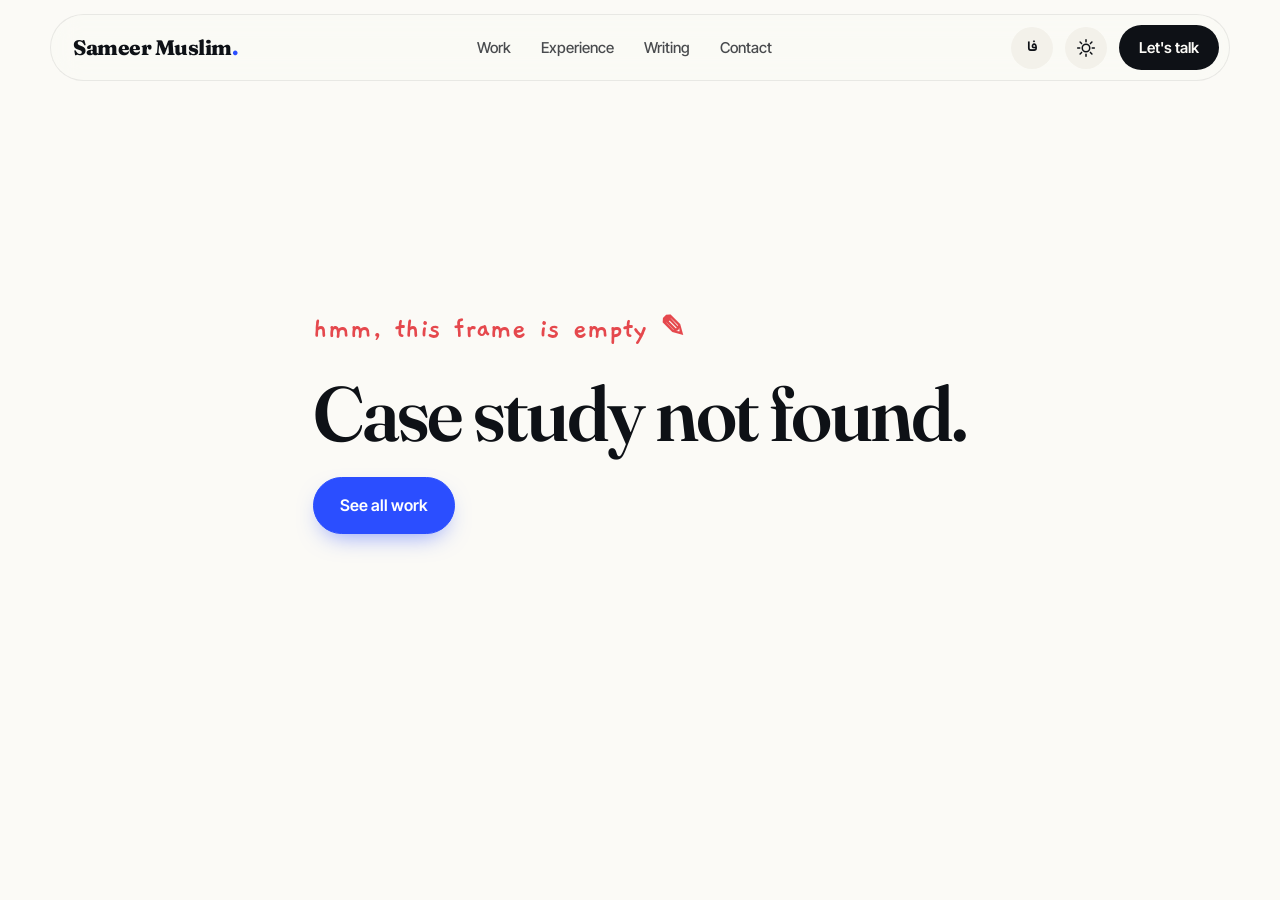
<file: case.html>
<!DOCTYPE html>
<html lang="en">
  <head>
    <meta charset="UTF-8" />
    <meta name="viewport" content="width=device-width, initial-scale=1.0" />
    <title>Case study | Sameer Muslim</title>
    <meta name="description" content="A product design case study by Sameer Muslim, Product Designer & Frontend Developer." />
    <meta name="theme-color" content="#fbfaf6" />
    <link rel="icon" href="images/my-avatar.webp" type="image/webp" />
    <link rel="manifest" href="manifest.webmanifest" />
    <link rel="apple-touch-icon" href="images/icons/icon-192.png" />
    <meta property="og:type" content="article" />
    <meta property="og:site_name" content="Sameer Muslim" />
    <meta property="og:image" content="https://sameermuslim-aseel.github.io/my-portfolio/images/og-image.png" />
    <meta name="twitter:card" content="summary_large_image" />

    <!-- apply the saved theme, or the system one, before the page paints -->
    <script>
      (function () {
        var t = null;
        try { t = localStorage.getItem("theme"); } catch (e) {}
        if (!t) t = matchMedia("(prefers-color-scheme: dark)").matches ? "dark" : "light";
        document.documentElement.dataset.theme = t;
        var l = null;
        try {
          var q = new URLSearchParams(location.search).get("lang");
          if (q) localStorage.setItem("lang", q);
          l = q || localStorage.getItem("lang");
        } catch (e) {}
        if (l === "fa") { document.documentElement.lang = "fa"; document.documentElement.dir = "rtl"; }
      })();
    </script>
    <link rel="preconnect" href="https://fonts.googleapis.com" />
    <link rel="preconnect" href="https://fonts.gstatic.com" crossorigin />
    <link
      href="https://fonts.googleapis.com/css2?family=Fraunces:ital,opsz,wght@0,9..144,400;0,9..144,600;0,9..144,800;1,9..144,400&family=Inter+Tight:wght@400;500;600;700;800&family=JetBrains+Mono:wght@400;500&family=Gaegu:wght@400;700&family=Vazirmatn:wght@400;500;700;800&display=swap"
      rel="stylesheet"
    />
    <link rel="stylesheet" href="css/main.css" />
  </head>

  <body class="case-page">
    <header class="nav" id="nav">
      <a class="nav-logo" href="index.html">Sameer Muslim<span>.</span></a>
      <nav class="nav-links" id="nav-links" aria-label="Site">
        <a href="index.html#work" data-i18n="nav.work">Work</a>
        <a href="index.html#experience" data-i18n="nav.experience">Experience</a>
        <a href="index.html#writing" data-i18n="nav.writing">Writing</a>
        <a href="index.html#contact" data-i18n="nav.contact">Contact</a>
      </nav>
      <button type="button" class="lang-btn" id="lang-btn" lang="fa" aria-label="نسخهٔ فارسی" data-i18n="nav.lang" data-i18n-aria="nav.langLabel">فا</button>
      <button type="button" class="theme-btn" id="theme-btn" aria-label="Dark mode" aria-pressed="false">
        <svg class="i-sun" viewBox="0 0 24 24" aria-hidden="true"><circle cx="12" cy="12" r="4.5" /><path d="M12 2v2.5M12 19.5V22M2 12h2.5M19.5 12H22M4.9 4.9l1.8 1.8M17.3 17.3l1.8 1.8M4.9 19.1l1.8-1.8M17.3 6.7l1.8-1.8" /></svg>
        <svg class="i-moon" viewBox="0 0 24 24" aria-hidden="true"><path d="M20 14.5A8 8 0 0 1 9.5 4a8 8 0 1 0 10.5 10.5z" /></svg>
      </button>
      <a class="nav-cta" href="index.html#contact" data-i18n="nav.cta">Let's talk</a>
      <button type="button" class="nav-menu" id="nav-menu" aria-expanded="false" aria-controls="nav-links" aria-label="Menu">
        <span></span><span></span>
      </button>
    </header>

    <main id="case" class="case"></main>

    <script src="data.js"></script>
    <script src="data.fa.js"></script>
    <script src="js/i18n.js"></script>
    <script src="js/case.js"></script>
    <script src="js/theme.js"></script>
    <script src="js/site.js"></script>
  </body>
</html>
</file>
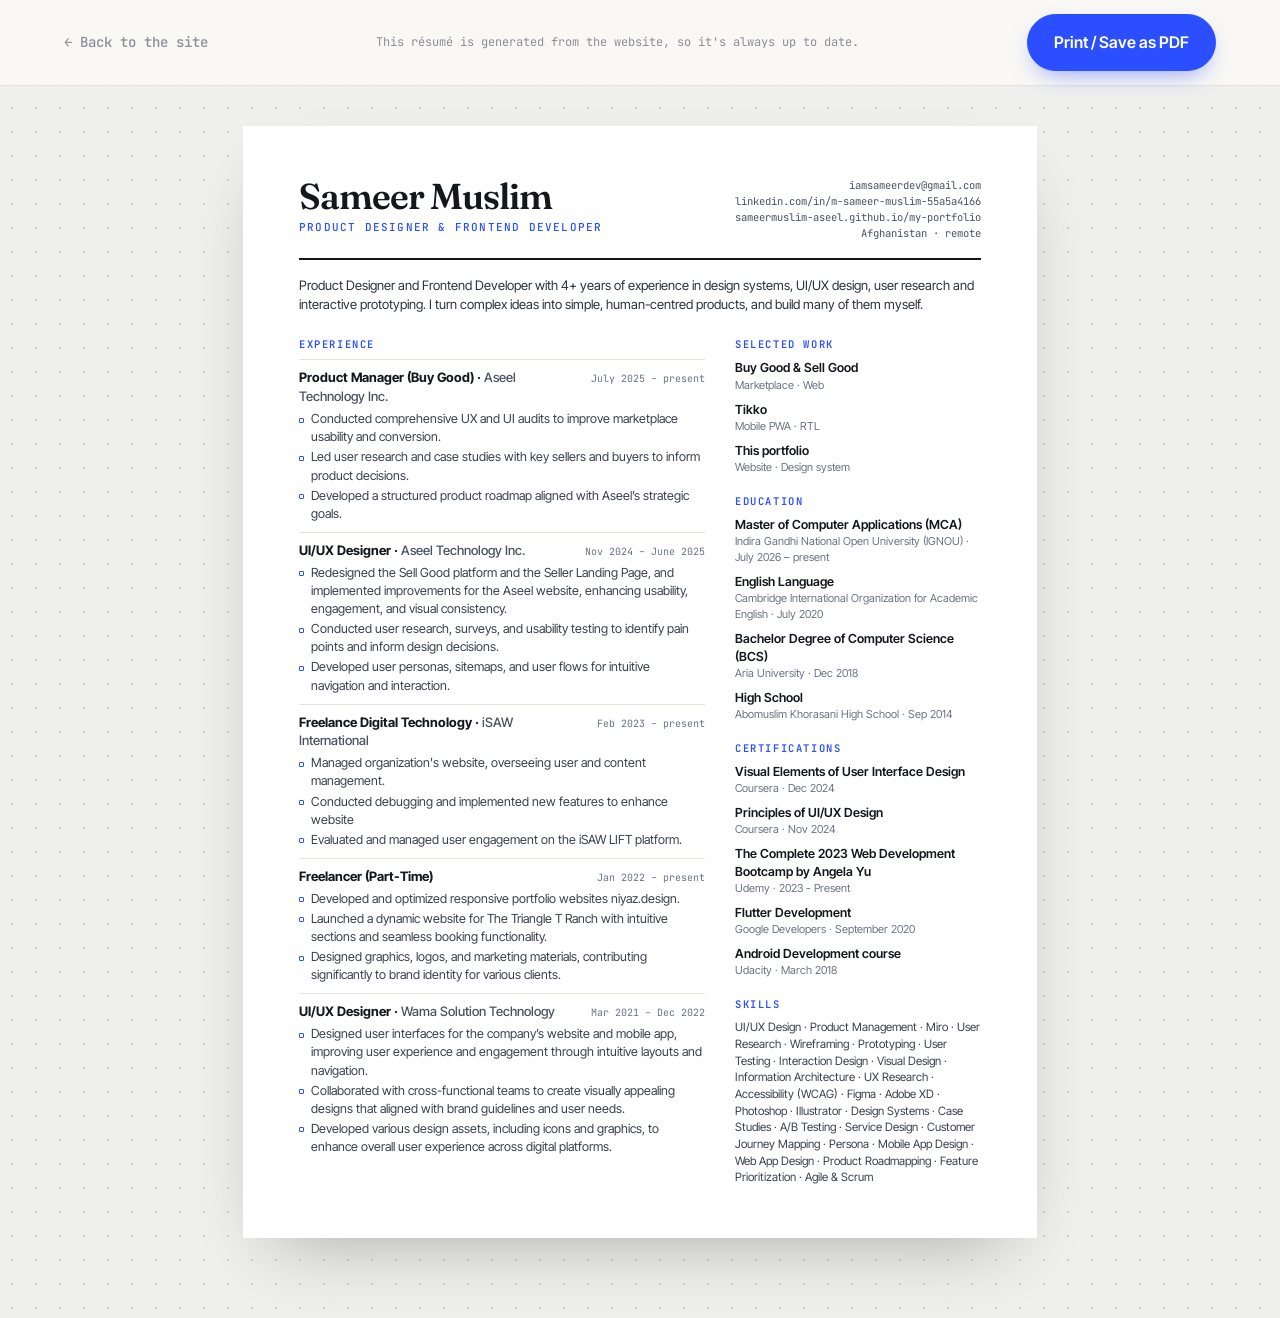
<file: resume.html>
<!DOCTYPE html>
<html lang="en">
  <head>
    <meta charset="UTF-8" />
    <meta name="viewport" content="width=device-width, initial-scale=1.0" />
    <title>Résumé | Sameer Muslim</title>
    <meta name="description" content="Résumé of Sameer Muslim, Product Designer & Frontend Developer." />
    <meta name="theme-color" content="#fbfaf6" />
    <link rel="icon" href="images/my-avatar.webp" type="image/webp" />
    <link rel="manifest" href="manifest.webmanifest" />
    <link rel="apple-touch-icon" href="images/icons/icon-192.png" />
    <link rel="preconnect" href="https://fonts.googleapis.com" />
    <link rel="preconnect" href="https://fonts.gstatic.com" crossorigin />
    <link
      href="https://fonts.googleapis.com/css2?family=Fraunces:ital,opsz,wght@0,9..144,400;0,9..144,600;1,9..144,400&family=Inter+Tight:wght@400;500;600;700&family=JetBrains+Mono:wght@400;500&display=swap"
      rel="stylesheet"
    />
    <link rel="stylesheet" href="css/main.css" />
  </head>

  <body class="resume-page">
    <div class="resume-bar">
      <a class="case-back" href="index.html">← Back to the site</a>
      <span class="resume-bar-note">This résumé is generated from the website, so it's always up to date.</span>
      <button type="button" class="btn btn-accent" id="print-btn">Print / Save as PDF</button>
    </div>

    <main class="resume-sheet" id="resume"></main>

    <script src="data.js"></script>
    <script src="js/resume.js"></script>
    <script src="js/site.js"></script>
  </body>
</html>
</file>
<file: css/main.css>
/* =========================================================================
   Sameer Muslim — portfolio
   Two ideas run through the page:
   · Sketch → Ship: the hero starts as a wireframe and gets "designed" on scroll
   · The Canvas: work is presented like frames in a design file
   Motion is added by js/main.js (html.motion). Without it, everything is
   laid out statically and fully readable.
   ========================================================================= */

:root {
  --paper: #fbfaf6;
  --paper-2: #f3f1ea;
  --canvas: #efefed;
  --dot: #d2d2cd;
  --ink: #0e1116;
  --text: #4b5160;
  --muted: #8a8f98;
  --line: #e6e3da;
  --accent: #2b4eff;
  --accent-ink: #1f3ad6;
  --sun: #ffcf4a;
  --select: #0d99ff;
  --red: #e5484d;
  --green: #0acf83;
  --violet: #9747ff;
  --sticky-y: #fff1a1;
  --sticky-g: #c7f0d8;
  --sticky-p: #ffd6e8;
  --sticky-b: #d4e4ff;
  --surface: #ffffff; /* cards, frames, panels */
  --night: #0e1116; /* sections that are always dark (contact) */
  --grid: #e6ecf5; /* graph paper behind sketches */
  --hatch-1: #cfd4dc;
  --hatch-2: #e1e5eb;
  color-scheme: light;

  --f-display: "Fraunces", Georgia, serif;
  --f-ui: "Inter Tight", system-ui, sans-serif;
  --f-mono: "JetBrains Mono", ui-monospace, monospace;
  --f-hand: "Gaegu", "Comic Sans MS", cursive;

  --gutter: clamp(20px, 5vw, 64px);
  --radius: 22px;
  --ease: cubic-bezier(0.22, 1, 0.36, 1);
}

/* Dark theme: "blueprint" night mode, set by the toggle or the system setting */
html[data-theme="dark"] {
  --paper: #0d1015;
  --paper-2: #151922;
  --canvas: #090b0f;
  --dot: #232833;
  --ink: #eef0f5;
  --text: #a7aebb;
  --muted: #7b828f;
  --line: #232833;
  --accent: #7d93ff;
  --accent-ink: #9aabff;
  --surface: #171b23;
  --night: #07090d;
  --grid: #1a2030;
  --hatch-1: #2a3142;
  --hatch-2: #1f2534;
  color-scheme: dark;
}
/* design-file frames sit above the darker canvas, like artboards in Figma */
html[data-theme="dark"] .frame {
  background: #1f2531;
  box-shadow: 0 0 0 1px rgba(255, 255, 255, 0.08), 0 24px 60px rgba(0, 0, 0, 0.55);
}
/* pinned magazines are printed paper, like the sticky notes: light in both themes */
html[data-theme="dark"] .pub-card {
  background: #f1efe9;
  color: #15181e;
  box-shadow: 0 24px 50px -10px rgba(0, 0, 0, 0.7);
}
html[data-theme="dark"] .pub-card p {
  color: #4a505c;
}
html[data-theme="dark"] .pub-card:hover {
  box-shadow: 0 34px 70px -10px rgba(0, 0, 0, 0.8);
}
html[data-theme="dark"] .hero-portrait {
  background: #c99a1c;
}
html[data-theme="dark"] img {
  filter: brightness(0.92);
}

*,
*::before,
*::after {
  box-sizing: border-box;
  margin: 0;
  padding: 0;
}
html {
  -webkit-text-size-adjust: 100%;
}
body {
  background: var(--paper);
  color: var(--ink);
  font-family: var(--f-ui);
  font-size: 17px;
  line-height: 1.55;
  -webkit-font-smoothing: antialiased;
  overflow-x: hidden;
}
img {
  display: block;
  max-width: 100%;
}
a {
  color: inherit;
  text-decoration: none;
}
ul,
ol {
  list-style: none;
}
button,
input,
textarea {
  font: inherit;
  color: inherit;
}
::selection {
  background: var(--accent);
  color: #fff;
}
:focus-visible {
  outline: 2px solid var(--select);
  outline-offset: 3px;
  border-radius: 6px;
}

.container {
  width: 100%;
  max-width: 1320px;
  margin: 0 auto;
  padding: 0 var(--gutter);
}
.skip {
  position: absolute;
  left: 12px;
  top: -60px;
  z-index: 200;
  background: var(--ink);
  color: var(--paper);
  padding: 10px 14px;
  border-radius: 8px;
}
.skip:focus {
  top: 12px;
}

/* ---------- type ---------- */
.eyebrow {
  font: 500 12.5px var(--f-mono);
  letter-spacing: 1.6px;
  text-transform: uppercase;
  color: var(--accent);
}
.display {
  font-family: var(--f-display);
  font-weight: 600;
  font-size: clamp(42px, 6vw, 84px);
  line-height: 1;
  letter-spacing: -0.035em;
}
.display em,
.hero-title em {
  font-style: italic;
  font-weight: 400;
  color: var(--accent);
}
.display.small {
  font-size: clamp(32px, 4vw, 52px);
}
.section-sub {
  color: var(--text);
  font-size: clamp(16px, 1.4vw, 19px);
  max-width: 620px;
}
.hand {
  font-family: var(--f-hand);
  font-weight: 700;
}

/* ---------- buttons ---------- */
.btn {
  display: inline-flex;
  align-items: center;
  gap: 8px;
  padding: 15px 26px;
  border-radius: 999px;
  font-weight: 600;
  font-size: 16px;
  border: 1.5px solid var(--ink);
  cursor: pointer;
  transition: transform 0.3s var(--ease), background 0.3s, color 0.3s, box-shadow 0.3s;
}
.btn:hover {
  transform: translateY(-2px);
}
.btn-accent {
  background: var(--accent);
  border-color: var(--accent);
  color: #fff;
  box-shadow: 0 10px 24px -10px rgba(43, 78, 255, 0.6);
}
.btn-accent:hover {
  background: var(--accent-ink);
}
.btn-line:hover {
  background: var(--ink);
  color: var(--paper);
}

/* =========================================================================
   NAV
   ========================================================================= */
.nav {
  position: fixed;
  top: 14px;
  left: 50%;
  transform: translateX(-50%);
  z-index: 50;
  width: min(1180px, calc(100% - 28px));
  display: flex;
  align-items: center;
  justify-content: flex-start;
  gap: 12px;
  padding: 10px;
  padding-inline-start: 22px;
  border-radius: 999px;
  background: color-mix(in srgb, var(--paper) 80%, transparent);
  backdrop-filter: blur(14px);
  -webkit-backdrop-filter: blur(14px);
  border: 1px solid rgba(14, 17, 22, 0.08);
  transition: transform 0.5s var(--ease), background 0.3s;
}
.nav.hidden,
.in-canvas .nav {
  transform: translate(-50%, -140%);
}
.nav.dark {
  background: rgba(14, 17, 22, 0.72);
  border-color: rgba(255, 255, 255, 0.1);
  color: #fff;
}
.nav-logo {
  font-family: var(--f-display);
  font-weight: 800;
  font-size: 21px;
  letter-spacing: -0.5px;
}
.nav-logo span {
  color: var(--accent);
}
.nav-links {
  display: flex;
  margin-inline: auto;
  gap: 30px;
  font-size: 15px;
  font-weight: 500;
}
.nav-links a {
  position: relative;
  opacity: 0.75;
  transition: opacity 0.2s;
}
.nav-links a:hover,
.nav-links a.on {
  opacity: 1;
}
.nav-links a.on::after {
  content: "";
  position: absolute;
  left: 0;
  right: 0;
  bottom: -6px;
  height: 2px;
  border-radius: 2px;
  background: var(--accent);
}
.nav-cta {
  background: var(--ink);
  color: var(--paper);
  padding: 11px 20px;
  border-radius: 999px;
  font-weight: 600;
  font-size: 15px;
}
.nav.dark .nav-cta {
  background: #fff;
  color: var(--ink);
}
/* theme toggle: sun in light mode, moon in dark */
.theme-btn {
  display: grid;
  place-items: center;
  width: 42px;
  height: 42px;
  border: 0;
  border-radius: 50%;
  background: var(--paper-2);
  cursor: pointer;
  transition: transform 0.4s var(--ease);
}
/* language switch: same pill as the theme button */
.lang-btn {
  display: grid;
  place-items: center;
  min-width: 42px;
  height: 42px;
  padding: 0 10px;
  border: 0;
  border-radius: 21px;
  background: var(--paper-2);
  color: inherit;
  font: 700 14px "Vazirmatn", var(--f-ui);
  cursor: pointer;
  transition: background 0.3s var(--ease);
}
html[lang="fa"] .lang-btn {
  font: 600 12.5px var(--f-mono);
  letter-spacing: 1px;
}
.lang-btn:hover {
  background: var(--line);
}
.nav.dark .lang-btn {
  background: rgba(255, 255, 255, 0.12);
}
.theme-btn:hover {
  transform: rotate(-15deg);
}
.nav.dark .theme-btn {
  background: rgba(255, 255, 255, 0.12);
}
.theme-btn svg {
  width: 20px;
  height: 20px;
  fill: none;
  stroke: currentColor;
  stroke-width: 1.8;
  stroke-linecap: round;
}
.theme-btn .i-moon {
  display: none;
  fill: currentColor;
  stroke: none;
}
html[data-theme="dark"] .theme-btn .i-sun {
  display: none;
}
html[data-theme="dark"] .theme-btn .i-moon {
  display: block;
}

/* hamburger, phones only: two lines that turn into an × */
.nav-menu {
  display: none;
  place-content: center;
  gap: 6px;
  width: 44px;
  height: 44px;
  border: 0;
  border-radius: 50%;
  background: var(--paper-2);
  cursor: pointer;
}
.nav.dark .nav-menu {
  background: rgba(255, 255, 255, 0.12);
}
.nav-menu span {
  display: block;
  width: 18px;
  height: 2px;
  border-radius: 2px;
  background: currentColor;
  transition: transform 0.3s var(--ease);
}
.nav.open .nav-menu span:first-child {
  transform: translateY(4px) rotate(45deg);
}
.nav.open .nav-menu span:last-child {
  transform: translateY(-4px) rotate(-45deg);
}
@keyframes menu-in {
  from {
    opacity: 0;
    transform: translateY(-8px) scale(0.98);
  }
}

/* =========================================================================
   HERO · Sketch → Ship
   ========================================================================= */
.hero-stage {
  position: relative;
  min-height: 100vh;
  overflow: hidden;
}
/* hero = a column: the main grid takes whatever height is left after the cards,
   so nothing overlaps on short screens */
.hero-layer {
  position: absolute;
  inset: 0;
  display: flex;
  flex-direction: column;
  padding: 104px var(--gutter) 84px;
}
.final {
  position: relative;
  background: var(--paper);
}
.hero-grid {
  flex: 1;
  min-height: 0;
  width: 100%;
  display: grid;
  grid-template-columns: 1.1fr 0.9fr;
  gap: clamp(28px, 4vw, 60px);
  max-width: 1320px;
  margin: 0 auto;
}
.hero-copy {
  align-self: center;
}
.hero-title {
  font-family: var(--f-display);
  font-weight: 600;
  font-size: clamp(44px, min(6.6vw, 8vh), 96px);
  line-height: 0.97;
  letter-spacing: -0.04em;
  margin: 14px 0 18px;
}
.hero-lead {
  font-size: clamp(16px, min(1.5vw, 2.2vh), 20px);
  color: var(--text);
  max-width: 600px;
}
.hero-ctas {
  display: flex;
  flex-wrap: wrap;
  gap: 12px;
  margin-top: 28px;
}
.hero-portrait {
  position: relative;
  border-radius: 34px;
  background: var(--sun);
  overflow: hidden;
  display: grid;
  place-items: end center;
}
.hero-portrait::before {
  content: "";
  position: absolute;
  width: 140%;
  aspect-ratio: 1;
  border-radius: 50%;
  border: 2px dashed rgba(14, 17, 22, 0.25);
  left: -20%;
  top: 22%;
}
.hero-portrait img {
  position: relative;
  width: 76%;
  height: auto;
}
.stamp {
  position: absolute;
  top: 20px;
  left: 20px;
  z-index: 2;
  display: inline-flex;
  align-items: center;
  gap: 8px;
  background: var(--ink);
  color: var(--paper);
  font: 12px var(--f-mono);
  padding: 8px 13px;
  border-radius: 999px;
}
.stamp i {
  width: 8px;
  height: 8px;
  border-radius: 50%;
  background: var(--green);
  box-shadow: 0 0 0 3px rgba(10, 207, 131, 0.3);
}
.hero-cards {
  flex: none;
  width: 100%;
  display: grid;
  grid-template-columns: repeat(3, 1fr);
  gap: clamp(14px, 2vw, 28px);
  height: clamp(96px, 16vh, 170px);
  margin: 26px auto 0;
  max-width: 1320px;
}
.hero-card {
  position: relative;
  border-radius: 20px;
  overflow: hidden;
}
.hero-card img {
  width: 100%;
  height: 100%;
  object-fit: cover;
  transition: transform 0.6s var(--ease);
}
.hero-card:hover img {
  transform: scale(1.05);
}
.hero-card span {
  position: absolute;
  left: 12px;
  bottom: 12px;
  background: color-mix(in srgb, var(--surface) 94%, transparent);
  padding: 6px 12px;
  border-radius: 999px;
  font-weight: 600;
  font-size: 13.5px;
}

/* wireframe layer */
.wire {
  display: none;
  background-color: var(--paper);
  background-image: linear-gradient(var(--grid) 1px, transparent 1px), linear-gradient(90deg, var(--grid) 1px, transparent 1px);
  background-size: 28px 28px;
  font-family: var(--f-hand);
  color: #4b5563;
}
.wire-copy {
  position: relative;
  align-self: center;
}
.bar {
  height: 18px;
  margin-bottom: 18px;
  border-radius: 6px;
  background: repeating-linear-gradient(-45deg, var(--hatch-1) 0 6px, var(--hatch-2) 6px 12px);
}
.bar.tall {
  height: min(70px, 7.6vh);
}
.sk {
  position: relative;
  border: 2.5px solid #8a8f98;
  border-radius: 6px 10px 7px 12px / 10px 6px 12px 7px;
}
.sk.dash {
  border-style: dashed;
}
.sk.pill {
  width: 170px;
  height: 52px;
  border-radius: 30px;
}
.sk.pill.dash {
  width: 150px;
}
.wire-btns {
  display: flex;
  gap: 14px;
  margin-top: 26px;
}
.xbox {
  overflow: hidden;
}
.xbox svg {
  position: absolute;
  inset: 0;
  width: 100%;
  height: 100%;
}
.xbox path {
  stroke: #a6acb6;
  stroke-width: 0.6;
  fill: none;
}
.note {
  position: absolute;
  font-size: 27px;
  line-height: 1.05;
  font-weight: 700;
  white-space: nowrap;
}
.note.red {
  color: var(--red);
}
.note.blue {
  color: #2b6cff;
}
.note.ink {
  color: var(--muted);
}
.n1 {
  inset-inline-start: 62%;
  top: -6px;
  transform: rotate(-4deg);
}
.n2 {
  inset-inline-start: 344px;
  bottom: 12px;
  font-size: 24px;
  transform: rotate(3deg);
}
.n3 {
  inset-inline-start: 28px;
  bottom: 22px;
  font-size: 25px;
}
.n4 {
  inset-inline-end: 16px;
  top: -40px;
  transform: rotate(-3deg);
}
.scribble {
  position: absolute;
  left: 55%;
  top: 46px;
  width: 60px;
  height: 60px;
  color: var(--red);
  overflow: visible;
}
.scribble path {
  fill: none;
  stroke: currentColor;
  stroke-width: 2.5;
  stroke-linecap: round;
}

.scanner,
.rail,
.hero-hint {
  display: none;
}

/* motion version of the hero (desktop, motion allowed) */
.motion .wire,
.motion .scanner,
.motion .rail,
.motion .hero-hint {
  display: block;
}
.motion .hero-stage {
  height: 100vh;
}
.motion .final {
  position: absolute;
  clip-path: inset(0 100% 0 0);
}
.scanner {
  position: absolute;
  top: 0;
  bottom: 0;
  left: 0;
  width: 2px;
  z-index: 5;
  background: var(--accent);
  box-shadow: 0 0 0 6px rgba(43, 78, 255, 0.08), 0 0 40px 6px rgba(43, 78, 255, 0.35);
  opacity: 0;
}
.scanner .knob {
  position: absolute;
  top: 50%;
  left: 50%;
  transform: translate(-50%, -50%);
  width: 46px;
  height: 46px;
  border-radius: 50%;
  background: var(--accent);
  color: #fff;
  display: grid;
  place-items: center;
  font-size: 18px;
  box-shadow: 0 8px 22px rgba(43, 78, 255, 0.4);
}
.scanner .tag {
  position: absolute;
  top: 96px;
  font: 11px var(--f-mono);
  letter-spacing: 1px;
  padding: 5px 9px;
  border-radius: 6px;
  white-space: nowrap;
}
.scanner .tag.l {
  right: 14px;
  background: var(--accent);
  color: #fff;
}
.scanner .tag.r {
  left: 14px;
  background: var(--surface);
  color: #4b5563;
  border: 1px solid #dfe3ea;
}
.motion .rail {
  position: absolute;
  left: var(--gutter);
  right: var(--gutter);
  bottom: 26px;
  z-index: 6;
  display: grid;
  grid-template-columns: repeat(4, 1fr);
  gap: 18px;
  max-width: 1320px;
  margin: 0 auto;
}
.rail li {
  font: 12px var(--f-mono);
  letter-spacing: 1px;
  text-transform: uppercase;
  color: #9aa1ad;
  transition: color 0.3s;
}
.rail li i {
  display: block;
  height: 3px;
  background: var(--line);
  border-radius: 3px;
  margin-bottom: 10px;
  overflow: hidden;
}
.rail li b {
  display: block;
  height: 100%;
  width: 100%;
  transform-origin: left;
  transform: scaleX(0);
  background: var(--accent);
}
.rail li.on {
  color: var(--ink);
}
.motion .hero-hint {
  position: absolute;
  left: 50%;
  top: 50%;
  transform: translate(-50%, -50%);
  z-index: 7;
  font-family: var(--f-hand);
  font-size: 34px;
  font-weight: 700;
  color: var(--accent);
  background: color-mix(in srgb, var(--paper) 92%, transparent);
  padding: 8px 22px;
  border-radius: 14px;
  animation: nudge 2s ease-in-out infinite;
}
@keyframes nudge {
  50% {
    transform: translate(-50%, calc(-50% + 8px));
  }
}

/* =========================================================================
   SECTION HEADS
   ========================================================================= */
.section-head {
  padding-top: clamp(90px, 12vw, 150px);
  padding-bottom: 46px;
  display: grid;
  gap: 18px;
}

/* =========================================================================
   WORK · The Canvas
   ========================================================================= */
.canvas {
  position: relative;
  margin: 0 var(--gutter);
  border-radius: 24px;
  overflow: hidden;
  background-color: var(--canvas);
  background-image: radial-gradient(var(--dot) 1.2px, transparent 1.2px);
  background-size: 24px 24px;
  border: 1px solid var(--line);
}
.canvas-top,
.canvas-layers,
.canvas-inspector,
.zoom,
.you-cursor {
  display: none;
}
.canvas-view {
  position: relative;
}
.world {
  display: grid;
  gap: 28px;
  padding: 28px;
}

/* a frame = one case study */
.frame {
  position: relative;
  background: var(--surface);
  border-radius: 6px;
  box-shadow: 0 1px 0 rgba(0, 0, 0, 0.04), 0 18px 50px rgba(0, 0, 0, 0.07);
  margin-top: 30px;
}
.frame-label {
  position: absolute;
  top: -28px;
  left: 0;
  font: 13px var(--f-mono);
  color: var(--muted);
  white-space: nowrap;
}
.frame.active .frame-label {
  color: var(--select);
}
.frame-body {
  display: grid;
  grid-template-columns: 1.15fr 0.85fr;
  gap: 40px;
  padding: clamp(24px, 4vw, 56px);
}
.frame-main .kicker {
  font: 500 13px var(--f-mono);
  letter-spacing: 1px;
  text-transform: uppercase;
  color: var(--muted);
}
.frame-title {
  position: relative;
  display: inline-block;
  font-family: var(--f-ui);
  font-weight: 800;
  font-size: clamp(36px, 4.6vw, 64px);
  line-height: 1;
  letter-spacing: -0.04em;
  margin: 14px 0 40px;
}
/* Figma-style selection box */
.sel {
  outline: 2px solid var(--select);
  outline-offset: 8px;
}
.sel .handle {
  position: absolute;
  width: 11px;
  height: 11px;
  background: #fff;
  border: 2px solid var(--select);
}
.sel .h-tl {
  top: -14px;
  left: -14px;
}
.sel .h-tr {
  top: -14px;
  right: -14px;
}
.sel .h-bl {
  bottom: -14px;
  left: -14px;
}
.sel .h-br {
  bottom: -14px;
  right: -14px;
}
.sel .badge {
  position: absolute;
  left: 50%;
  bottom: -40px;
  transform: translateX(-50%);
  background: var(--select);
  color: #fff;
  font: 500 11.5px var(--f-mono);
  letter-spacing: 0;
  padding: 3px 7px;
  border-radius: 4px;
  white-space: nowrap;
}
.shot {
  display: block;
  border-radius: 16px;
  overflow: hidden;
  aspect-ratio: 4 / 3;
  box-shadow: 0 20px 50px -18px rgba(0, 0, 0, 0.3);
}
.shot img {
  width: 100%;
  height: 100%;
  object-fit: cover;
  transition: transform 0.8s var(--ease);
}
.shot:hover img {
  transform: scale(1.04);
}
.frame-notes {
  position: relative;
  display: grid;
  align-content: start;
  gap: 18px;
  padding-top: 8px;
}
.sticky {
  padding: 20px 22px 24px;
  font-size: 18px;
  line-height: 1.4;
  box-shadow: 0 10px 20px -6px rgba(0, 0, 0, 0.12);
  background: var(--sticky-y);
  color: #1d1f24; /* sticky notes are paper in both themes */
}
.sticky b {
  display: block;
  font: 600 12px var(--f-mono);
  text-transform: uppercase;
  letter-spacing: 1px;
  margin-bottom: 8px;
  opacity: 0.6;
}
.sticky.g {
  background: var(--sticky-g);
}
.sticky.p {
  background: var(--sticky-p);
}
.sticky.b {
  background: var(--sticky-b);
}
.stickies .sticky:nth-child(1) {
  transform: rotate(1.4deg);
}
.stickies .sticky:nth-child(2) {
  transform: rotate(-1.6deg);
  margin-left: 14px;
}
.stickies .sticky:nth-child(3) {
  transform: rotate(0.8deg);
}
.stickies {
  display: grid;
  gap: 18px;
}
.frame-note {
  font-family: var(--f-hand);
  font-weight: 700;
  font-size: 26px;
  color: var(--red);
  transform: rotate(-2deg);
  margin-top: 4px;
}
.frame-meta {
  display: flex;
  justify-content: space-between;
  align-items: center;
  margin-top: 6px;
  font: 13px var(--f-mono);
  color: var(--muted);
}
.frame-link {
  color: var(--select);
  font-weight: 500;
}
.frame-link:hover {
  text-decoration: underline;
}
.frame-links {
  display: flex;
  gap: 16px;
}
.frame-link.muted {
  color: var(--muted);
}

/* canvas in motion mode: a full-screen "design file" with a flying camera */
.motion .canvas {
  height: 100vh;
  margin: 0;
  border-radius: 0;
  border: 0;
  display: grid;
  grid-template-rows: 44px 1fr;
  grid-template-columns: 220px 1fr 250px;
}
.motion .canvas-top {
  grid-column: 1 / -1;
  display: flex;
  align-items: center;
  justify-content: space-between;
  padding: 0 14px;
  background: #1e1e1e;
  color: #d9d9d9;
  font: 12px var(--f-mono);
  z-index: 3;
}
.canvas-top .file {
  display: flex;
  align-items: center;
  gap: 10px;
}
.canvas-top .file b {
  color: #fff;
  font-weight: 500;
}
.canvas-top .mark {
  width: 20px;
  height: 20px;
  border-radius: 6px;
  background: conic-gradient(from 200deg, #f24e1e, var(--violet), var(--select), var(--green), #f24e1e);
}
.canvas-top .tools {
  display: flex;
  gap: 4px;
}
.canvas-top .tools > * {
  width: 30px;
  height: 28px;
  display: grid;
  place-items: center;
  border-radius: 6px;
  color: #bdbdbd;
}
.canvas-top .tools b {
  background: var(--select);
  color: #fff;
}
.motion .canvas-layers,
.motion .canvas-inspector {
  display: block;
  background: var(--surface);
  font-size: 13px;
  padding: 16px 0;
  z-index: 2;
  overflow: hidden;
}
.canvas-layers {
  border-right: 1px solid var(--line);
}
.canvas-inspector {
  border-left: 1px solid var(--line);
  padding: 16px !important;
}
.canvas h6 {
  font: 500 11px var(--f-mono);
  text-transform: uppercase;
  letter-spacing: 1px;
  color: var(--muted);
  padding: 0 16px 10px;
}
.canvas-inspector h6 {
  padding: 0 0 10px;
}
.layer {
  display: flex;
  gap: 8px;
  padding: 7px 16px;
  color: var(--text);
  cursor: pointer;
  transition: background 0.2s, color 0.2s;
}
.layer i {
  font-style: normal;
  color: var(--muted);
  width: 12px;
}
.layer:hover {
  background: var(--paper-2);
}
.layer.on {
  background: color-mix(in srgb, var(--select) 14%, transparent);
  color: var(--select);
}
.layer.on i {
  color: var(--select);
}
.layer.child {
  padding-left: 36px;
  color: var(--muted);
  font-size: 12px;
}
.insp-title {
  font-weight: 700;
  font-size: 16px;
  margin: 2px 0 10px;
}
.prop {
  display: grid;
  grid-template-columns: 84px 1fr;
  gap: 6px;
  padding: 7px 0;
  border-bottom: 1px solid var(--line);
}
.prop span:first-child {
  color: var(--muted);
  font: 12px var(--f-mono);
  padding-top: 1px;
}
.swatches {
  display: flex;
  gap: 6px;
}
.swatches b {
  width: 20px;
  height: 20px;
  border-radius: 6px;
  border: 1px solid rgba(0, 0, 0, 0.08);
}
#inspector {
  transition: opacity 0.25s;
}
.motion .canvas-view {
  overflow: hidden;
}
.motion .world {
  position: absolute;
  left: 0;
  top: 0;
  display: block;
  padding: 0;
  transform-origin: 0 0;
  will-change: transform;
}
.motion .frame {
  position: absolute;
  width: 1200px;
  height: 740px;
  margin: 0;
}
.motion .frame-label {
  font-size: 16px;
  top: -32px;
}
.motion .frame-body {
  height: 100%;
  padding: 64px 70px;
  gap: 56px;
}
.motion .frame-title {
  font-size: 64px;
}
.motion .zoom {
  display: block;
  position: absolute;
  right: 14px;
  bottom: 14px;
  background: var(--surface);
  border: 1px solid var(--line);
  border-radius: 8px;
  padding: 5px 9px;
  font: 12px var(--f-mono);
  color: var(--muted);
  z-index: 3;
}
.motion .you-cursor {
  display: block;
  position: fixed;
  left: 0;
  top: 0;
  z-index: 40;
  pointer-events: none;
  opacity: 0;
  transition: opacity 0.2s;
}
.you-cursor svg {
  width: 24px;
  height: 24px;
  display: block;
}
.you-cursor path {
  fill: var(--green);
  stroke: #fff;
  stroke-width: 1.5;
}
.you-cursor span {
  position: absolute;
  left: 18px;
  top: 19px;
  background: var(--green);
  color: #fff;
  font-size: 13px;
  font-weight: 600;
  padding: 2px 9px;
  border-radius: 4px 12px 12px 12px;
}
.motion .canvas.with-cursor .canvas-view {
  cursor: none;
}

/* archive: older work as a "version history" panel */
.archive {
  display: grid;
  grid-template-columns: minmax(260px, 340px) 1fr;
  gap: 40px 64px;
  align-items: start;
  padding-top: clamp(80px, 10vw, 130px);
}
.archive-head .display {
  margin: 12px 0 14px;
}
.archive-hand {
  display: inline-block;
  margin-top: 22px;
  font: 700 24px var(--f-hand);
  color: var(--red);
  transform: rotate(-3deg);
}
.versions {
  position: relative;
  border: 1px solid var(--line);
  border-radius: 14px;
  background: var(--surface);
  box-shadow: 0 20px 50px -30px rgba(0, 0, 0, 0.25);
}
.versions-top {
  display: grid;
  grid-template-columns: 1fr 84px 220px;
  gap: 16px;
  padding: 14px 20px;
  border-bottom: 1px solid var(--line);
  font: 500 12px var(--f-mono);
  letter-spacing: 1px;
  text-transform: uppercase;
  color: var(--muted);
}
.versions-top b {
  color: var(--ink);
  font-weight: 500;
}
.versions-top span:last-child {
  text-align: end;
}
.versions-list {
  list-style: none;
}
.version a {
  display: grid;
  grid-template-columns: 62px 1fr 84px 220px;
  align-items: center;
  gap: 16px;
  padding: 15px 20px;
  border-bottom: 1px solid var(--line);
  transition: background 0.2s;
}
.version.extra {
  display: none;
}
.versions.open .version.extra {
  display: block;
}
.version-n {
  font: 12px var(--f-mono);
  color: var(--muted);
  white-space: nowrap;
}
.version-n i {
  display: inline-block;
  width: 8px;
  height: 8px;
  margin-right: 8px;
  border: 1.5px solid currentColor;
  border-radius: 50%;
  vertical-align: 1px;
}
.version-name b {
  font-size: 17px;
  font-weight: 600;
  letter-spacing: -0.01em;
}
.version-name span {
  margin-left: 6px;
  color: var(--muted);
  font-size: 14.5px;
}
.version-kind {
  font: 12px var(--f-mono);
  letter-spacing: 1px;
  text-transform: uppercase;
  color: var(--muted);
}
/* destination pill: GitHub or the live domain */
.version-go {
  justify-self: end;
  display: inline-flex;
  align-items: center;
  gap: 6px;
  max-width: 100%;
  padding: 5px 10px;
  border: 1px solid var(--line);
  border-radius: 999px;
  color: var(--text);
  font: 12px var(--f-mono);
  white-space: nowrap;
  transition: color 0.2s, border-color 0.2s, background 0.2s;
}
.version-go span {
  overflow: hidden;
  text-overflow: ellipsis;
}
.version-go svg {
  flex: none;
  width: 14px;
  height: 14px;
  fill: currentColor;
}
.version-go i {
  font-style: normal;
  transition: transform 0.25s var(--ease);
}
.version a:hover,
.version a:focus-visible {
  background: color-mix(in srgb, var(--select) 9%, transparent);
  outline: none;
}
.version a:hover :is(.version-n, .version-go),
.version a:focus-visible :is(.version-n, .version-go) {
  color: var(--select);
}
.version a:hover .version-n i,
.version a:focus-visible .version-n i {
  background: var(--select);
}
.version a:hover .version-go,
.version a:focus-visible .version-go {
  border-color: var(--select);
  background: var(--surface);
}
.version a:hover .version-go i {
  transform: translate(2px, -2px);
}
.version a:hover .version-name span {
  color: var(--text);
}
.versions-more {
  display: block;
  width: 100%;
  padding: 12px 20px;
  border: 0;
  border-radius: 0 0 14px 14px;
  background: var(--paper-2);
  color: var(--muted);
  font: 12px var(--f-mono);
  cursor: pointer;
}
.versions-more:hover {
  color: var(--ink);
}
.version-preview {
  position: absolute;
  top: 0;
  left: 0;
  z-index: 3;
  width: 280px;
  padding: 8px;
  border-radius: 6px;
  background: #fff;
  box-shadow: 0 30px 60px -20px rgba(0, 0, 0, 0.35);
  pointer-events: none;
  opacity: 0;
  transition: opacity 0.2s;
}
.version-preview.on {
  opacity: 1;
}
.version-preview img {
  display: block;
  width: 100%;
  aspect-ratio: 4 / 3;
  object-fit: cover;
  border-radius: 3px;
}
@media (max-width: 900px) {
  .archive {
    grid-template-columns: 1fr;
  }
}
@media (max-width: 600px) {
  .version a {
    grid-template-columns: 50px 1fr auto;
    gap: 10px;
    padding: 14px 16px;
  }
  .version-kind,
  .versions-top span:not(:first-child) {
    display: none;
  }
  .versions-top {
    grid-template-columns: 1fr;
  }
  .version-go span {
    display: none;
  }
  .version-name span {
    display: block;
    margin: 2px 0 0;
  }
}

/* =========================================================================
   EXPERIENCE
   ========================================================================= */
.experience {
  padding-top: clamp(100px, 13vw, 170px);
}
.exp-wrap {
  display: grid;
  grid-template-columns: 0.8fr 1.2fr;
  gap: clamp(40px, 6vw, 100px);
  align-items: start;
}
.exp-side {
  position: sticky;
  top: 120px;
  display: grid;
  gap: 24px;
  justify-items: start;
}
.exp-item {
  display: grid;
  grid-template-columns: 170px 1fr;
  gap: 24px;
  padding: 34px 0;
  border-top: 1px solid var(--line);
}
.exp-when {
  font: 13px var(--f-mono);
  color: var(--muted);
  line-height: 1.7;
}
.exp-when b {
  display: block;
  color: var(--ink);
  font-weight: 500;
}
.exp-item h4 {
  font-size: 22px;
  font-weight: 700;
  letter-spacing: -0.02em;
  line-height: 1.25;
}
.exp-item h4 .at {
  color: var(--muted);
  font-weight: 500;
}
.exp-item h4 a {
  color: var(--accent);
  border-bottom: 1.5px solid rgba(43, 78, 255, 0.3);
  transition: border-color 0.2s;
}
.exp-item h4 a:hover {
  border-color: var(--accent);
}
.exp-about {
  color: var(--text);
  margin-top: 10px;
  font-size: 16px;
}
.exp-points {
  margin-top: 12px;
  display: grid;
  gap: 6px;
  font-size: 15px;
  color: var(--text);
}
.exp-points li {
  position: relative;
  padding-left: 18px;
}
.exp-points li::before {
  content: "";
  position: absolute;
  left: 0;
  top: 0.7em;
  width: 7px;
  height: 7px;
  border: 1.5px solid var(--accent);
  border-radius: 2px;
}
.exp-points a {
  color: var(--accent);
}

.marquee {
  margin-top: clamp(80px, 10vw, 130px);
  border-top: 1px solid var(--line);
  border-bottom: 1px solid var(--line);
  overflow: hidden;
  padding: 22px 0;
  background: var(--paper-2);
}
.marquee-track {
  display: flex;
  gap: 14px;
  width: max-content;
  animation: marquee 50s linear infinite;
}
.marquee:hover .marquee-track {
  animation-play-state: paused;
}
.chip {
  display: inline-flex;
  align-items: center;
  gap: 10px;
  padding: 10px 18px;
  border-radius: 999px;
  background: var(--surface);
  border: 1px solid var(--line);
  font-weight: 600;
  white-space: nowrap;
}
.chip::before {
  content: "";
  width: 8px;
  height: 8px;
  border-radius: 2px;
  background: var(--chip, var(--accent));
}
@keyframes marquee {
  to {
    transform: translateX(-50%);
  }
}

.learn {
  display: grid;
  grid-template-columns: 1fr 1fr;
  gap: 40px clamp(40px, 6vw, 100px);
  padding-top: 70px;
}
.learn h3 {
  font: 500 12.5px var(--f-mono);
  letter-spacing: 1.6px;
  text-transform: uppercase;
  color: var(--accent);
  margin-bottom: 10px;
}
.learn li {
  display: flex;
  justify-content: space-between;
  gap: 20px;
  padding: 14px 0;
  border-top: 1px solid var(--line);
  font-weight: 600;
}
.learn li span {
  font: 12.5px var(--f-mono);
  color: var(--muted);
  white-space: nowrap;
  padding-top: 3px;
}
.learn li small {
  display: block;
  font-weight: 400;
  color: var(--text);
  font-size: 14px;
}

/* =========================================================================
   WRITING · a board of frames + kind words as comments
   ========================================================================= */
.writing {
  padding-bottom: clamp(90px, 12vw, 150px);
}
.board {
  background-color: var(--canvas);
  background-image: radial-gradient(var(--dot) 1.2px, transparent 1.2px);
  background-size: 24px 24px;
  border-top: 1px solid var(--line);
  border-bottom: 1px solid var(--line);
  overflow-x: auto;
  scroll-snap-type: x mandatory;
  scrollbar-width: thin;
}
.board-track {
  display: flex;
  gap: 48px;
  padding: 70px var(--gutter) 60px;
  width: max-content;
}
.pub {
  position: relative;
  width: min(360px, 76vw);
  scroll-snap-align: start;
  flex: none;
}
.pub-label {
  display: block;
  font: 13px var(--f-mono);
  color: var(--muted);
  margin-bottom: 10px;
}
.pub-card {
  display: block;
  background: var(--surface);
  padding: 12px;
  box-shadow: 0 18px 40px -16px rgba(0, 0, 0, 0.2);
  transition: transform 0.5s var(--ease), box-shadow 0.5s;
}
.pub:nth-child(odd) .pub-card {
  transform: rotate(-1.2deg);
}
.pub:nth-child(even) .pub-card {
  transform: rotate(1deg) translateY(16px);
}
.pub-card:hover {
  transform: rotate(0) translateY(-6px);
  box-shadow: 0 30px 50px -18px rgba(0, 0, 0, 0.3);
}
.pub-card img {
  width: 100%;
  aspect-ratio: 3 / 4;
  object-fit: cover;
}
.pub h4 {
  font-family: var(--f-display);
  font-weight: 600;
  font-size: 24px;
  letter-spacing: -0.02em;
  margin: 16px 4px 4px;
}
.pub p {
  font-size: 14.5px;
  color: var(--text);
  margin: 0 4px 6px;
  display: -webkit-box;
  -webkit-line-clamp: 3;
  -webkit-box-orient: vertical;
  overflow: hidden;
}
.pub-end {
  align-self: center;
  width: 260px;
  flex: none;
  font-family: var(--f-hand);
  font-weight: 700;
  font-size: 30px;
  color: var(--red);
  line-height: 1.1;
  transform: rotate(-3deg);
}

.kind {
  padding-top: clamp(90px, 11vw, 140px);
}
.kind-head {
  display: grid;
  gap: 14px;
  margin-bottom: 50px;
}
.kind-board {
  display: grid;
  grid-template-columns: repeat(2, 1fr);
  gap: 44px 40px;
}
.comment {
  display: grid;
  grid-template-columns: 52px 1fr;
  gap: 16px;
  align-items: start;
}
.comment-pin {
  width: 52px;
  height: 52px;
  border-radius: 50% 50% 50% 6px;
  overflow: hidden;
  background: var(--sticky-b);
  box-shadow: 0 0 0 3px var(--surface), 0 8px 20px -6px rgba(0, 0, 0, 0.3);
}
.comment-pin img {
  width: 100%;
  height: 100%;
  object-fit: cover;
}
.comment-body {
  background: var(--surface);
  border: 1px solid var(--line);
  border-radius: 4px 18px 18px 18px;
  padding: 20px 22px;
  box-shadow: 0 14px 30px -18px rgba(0, 0, 0, 0.25);
}
.comment-who {
  display: flex;
  flex-wrap: wrap;
  gap: 4px 10px;
  align-items: baseline;
  margin-bottom: 8px;
}
.comment-who b {
  font-weight: 700;
}
.comment-who span {
  font: 12px var(--f-mono);
  color: var(--muted);
}
.comment-text {
  color: var(--text);
  font-size: 16px;
}
.comment-foot {
  display: flex;
  gap: 16px;
  margin-top: 12px;
  font: 12px var(--f-mono);
  color: var(--muted);
}
.comment-foot .resolved {
  color: var(--green);
}
.kind-board .comment:nth-child(even) {
  margin-top: 40px; /* margin, not transform: the reveal animation owns transform */
}

/* =========================================================================
   CONTACT (dark final frame)
   ========================================================================= */
.contact {
  background: var(--night);
  color: #fff;
  background-image: radial-gradient(rgba(255, 255, 255, 0.07) 1.2px, transparent 1.2px);
  background-size: 24px 24px;
}
.contact-wrap {
  display: grid;
  grid-template-columns: 1.1fr 0.9fr;
  gap: clamp(40px, 6vw, 90px);
  padding-top: clamp(100px, 12vw, 160px);
  padding-bottom: 90px;
  align-items: start;
}
.contact .frame-label {
  position: static;
  color: #6f7682;
  margin-bottom: 26px;
}
.display.light em {
  color: #8ea2ff;
}
.contact-sub {
  color: #aab0bc;
  font-size: 18px;
  margin-top: 24px;
  max-width: 520px;
}
.contact-links {
  margin-top: 36px;
  display: grid;
}
.contact-links a {
  display: flex;
  justify-content: space-between;
  padding: 15px 0;
  border-top: 1px solid rgba(255, 255, 255, 0.12);
  font-weight: 600;
  font-size: 18px;
  transition: color 0.2s, padding 0.3s var(--ease);
}
.contact-links a:hover {
  color: #8ea2ff;
  padding-left: 8px;
}
.contact-form {
  display: grid;
  gap: 18px;
  background: rgba(255, 255, 255, 0.04);
  border: 1px solid rgba(255, 255, 255, 0.1);
  border-radius: var(--radius);
  padding: clamp(22px, 3vw, 34px);
}
.contact-form label {
  display: grid;
  gap: 8px;
  font: 12px var(--f-mono);
  letter-spacing: 1px;
  text-transform: uppercase;
  color: #aab0bc;
}
.contact-form input,
.contact-form textarea {
  background: rgba(255, 255, 255, 0.06);
  border: 1px solid rgba(255, 255, 255, 0.14);
  border-radius: 12px;
  padding: 14px 16px;
  font: 16px var(--f-ui);
  letter-spacing: 0;
  text-transform: none;
  color: #fff;
  resize: vertical;
  transition: border-color 0.2s, background 0.2s;
}
.contact-form input:focus,
.contact-form textarea:focus {
  outline: none;
  border-color: #8ea2ff;
  background: rgba(255, 255, 255, 0.09);
}
.send-btn {
  justify-self: start;
}
.send-btn:disabled {
  opacity: 0.6;
  cursor: wait;
}
.footer {
  display: flex;
  flex-wrap: wrap;
  justify-content: space-between;
  gap: 10px;
  padding-top: 26px;
  padding-bottom: 34px;
  border-top: 1px solid rgba(255, 255, 255, 0.1);
  color: #6f7682;
  font: 13px var(--f-mono);
}
.footer .hand {
  font-size: 22px;
  color: #8ea2ff;
}

/* =========================================================================
   Reveal-on-scroll (only when motion is on)
   ========================================================================= */
.motion [data-reveal] {
  opacity: 0;
  transform: translateY(28px);
}

/* =========================================================================
   TOASTS
   ========================================================================= */
.toast-region {
  position: fixed;
  right: 24px;
  bottom: 24px;
  z-index: 1000;
  display: flex;
  flex-direction: column;
  gap: 12px;
  width: min(360px, calc(100vw - 32px));
  pointer-events: none;
}
.toast {
  --toast-accent: var(--accent);
  position: relative;
  display: flex;
  align-items: flex-start;
  gap: 14px;
  padding: 16px 44px 18px 18px;
  background: var(--surface);
  color: var(--ink);
  border: 1px solid var(--line);
  border-radius: 16px;
  box-shadow: 0 18px 40px rgba(14, 17, 22, 0.18);
  overflow: hidden;
  pointer-events: auto;
  animation: toast-in 0.55s cubic-bezier(0.21, 1.02, 0.73, 1) both;
}
.toast[data-type="success"] {
  --toast-accent: #16a34a;
}
.toast[data-type="error"] {
  --toast-accent: #dc2626;
}
.toast.leaving {
  animation: toast-out 0.35s ease-in forwards;
}
.toast::before {
  content: "";
  position: absolute;
  inset: 0 auto 0 0;
  width: 4px;
  background: var(--toast-accent);
}
.toast-icon {
  flex: none;
  display: grid;
  place-items: center;
  width: 36px;
  height: 36px;
  border-radius: 50%;
  color: var(--toast-accent);
  background: color-mix(in srgb, var(--toast-accent) 14%, transparent);
  animation: toast-pop 0.45s 0.15s cubic-bezier(0.34, 1.56, 0.64, 1) both;
}
.toast-icon svg {
  width: 20px;
  height: 20px;
  fill: none;
  stroke: currentColor;
  stroke-width: 2.5;
  stroke-linecap: round;
  stroke-linejoin: round;
}
.toast-check {
  stroke-dasharray: 24;
  stroke-dashoffset: 24;
  animation: toast-draw 0.4s 0.35s ease-out forwards;
}
.toast-cross {
  stroke-dasharray: 30;
  stroke-dashoffset: 30;
  animation: toast-draw 0.4s 0.3s ease-out forwards;
}
.toast-spinner {
  width: 18px;
  height: 18px;
  border-radius: 50%;
  border: 2.5px solid currentColor;
  border-right-color: transparent;
  animation: toast-spin 0.8s linear infinite;
}
.toast-body {
  min-width: 0;
  padding-top: 1px;
}
.toast-title {
  font-size: 15px;
  font-weight: 700;
}
.toast-message {
  margin-top: 3px;
  color: var(--text);
  font-size: 13.5px;
  line-height: 1.45;
}
.toast-message:empty {
  display: none;
}
.toast-close {
  position: absolute;
  top: 10px;
  right: 10px;
  display: grid;
  place-items: center;
  width: 26px;
  height: 26px;
  border: 0;
  border-radius: 8px;
  background: none;
  color: var(--muted);
  font-size: 20px;
  line-height: 1;
  cursor: pointer;
}
.toast-close:hover {
  background: var(--paper-2);
  color: var(--ink);
}
.toast-progress {
  position: absolute;
  left: 0;
  bottom: 0;
  width: 100%;
  height: 3px;
  background: var(--toast-accent);
  opacity: 0.7;
  transform-origin: left;
}
.toast.paused .toast-progress {
  animation-play-state: paused !important;
}
@keyframes toast-in {
  from {
    opacity: 0;
    transform: translateX(calc(100% + 24px)) scale(0.9);
  }
}
@keyframes toast-out {
  to {
    opacity: 0;
    transform: translateX(calc(100% + 24px)) scale(0.9);
  }
}
@keyframes toast-in-up {
  from {
    opacity: 0;
    transform: translateY(24px) scale(0.95);
  }
}
@keyframes toast-out-down {
  to {
    opacity: 0;
    transform: translateY(24px) scale(0.95);
  }
}
@keyframes toast-pop {
  from {
    transform: scale(0);
  }
}
@keyframes toast-draw {
  to {
    stroke-dashoffset: 0;
  }
}
@keyframes toast-spin {
  to {
    transform: rotate(360deg);
  }
}
@keyframes toast-progress {
  from {
    transform: scaleX(1);
  }
  to {
    transform: scaleX(0);
  }
}

/* =========================================================================
   RESPONSIVE
   ========================================================================= */
@media (max-width: 1100px) {
  .exp-wrap {
    grid-template-columns: 1fr;
  }
  .exp-side {
    position: static;
  }
}

@media (max-width: 900px) {
  /* menu button + dropdown */
  .nav {
    border-radius: 26px;
    gap: 10px;
  }
  .lang-btn {
    margin-inline-start: auto;
  }
  .nav-links {
    display: none;
  }
  .nav-menu {
    display: grid;
  }
  .nav.open .nav-links {
    display: flex;
    flex-direction: column;
    gap: 4px;
    position: absolute;
    top: calc(100% + 8px);
    left: 0;
    right: 0;
    padding: 10px;
    border-radius: 22px;
    background: var(--paper);
    border: 1px solid rgba(14, 17, 22, 0.08);
    box-shadow: 0 20px 40px -16px rgba(14, 17, 22, 0.25);
    animation: menu-in 0.35s var(--ease);
  }
  .nav.open .nav-links a {
    opacity: 1;
    padding: 14px 16px;
    border-radius: 14px;
    font-size: 18px;
    color: var(--ink);
  }
  .nav.open .nav-links a:hover,
  .nav.open .nav-links a.on {
    background: var(--paper-2);
  }
  .nav.open .nav-links a.on::after {
    display: none;
  }

  .hero-layer {
    position: relative;
    padding-top: 100px;
    padding-bottom: 50px;
  }
  .hero-grid {
    grid-template-columns: 1fr;
    height: auto;
  }
  .hero-portrait,
  .wire-photo {
    aspect-ratio: 4 / 3;
    order: -1;
  }
  /* phones: the sketch sits on top of the finished hero, then wipes away once */
  .motion-lite .hero-stage {
    position: relative;
  }
  .motion-lite .wire {
    display: flex;
    position: absolute;
    inset: 0;
    z-index: 4;
  }
  .motion-lite .scanner {
    display: block;
  }
  .motion-lite .wire .hero-grid {
    flex: none;
  }
  .motion-lite .wire .note {
    font-size: 21px;
  }
  .motion-lite .n1 {
    inset-inline-start: auto;
    inset-inline-end: 0;
  }
  .motion-lite .scribble {
    display: none;
  }
  .stickies {
    display: flex;
    gap: 14px;
    overflow-x: auto;
    scroll-snap-type: x mandatory;
    margin: 0 -6px;
    padding: 16px 6px 14px; /* room for the pins */
  }
  .stickies .sticky {
    flex: 0 0 80%;
    scroll-snap-align: start;
    font-size: 16.5px;
  }
  .stickies .sticky:nth-child(n) {
    transform: none;
    margin-left: 0;
  }
  .hero-portrait img {
    width: 52%;
  }
  .hero-cards {
    height: auto;
    grid-template-columns: repeat(3, 70%);
    overflow-x: auto;
    scroll-snap-type: x mandatory;
    padding-bottom: 6px;
  }
  .hero-card {
    aspect-ratio: 16 / 10;
    scroll-snap-align: start;
  }
  .frame-body {
    grid-template-columns: 1fr;
  }
  .canvas {
    margin: 0 12px;
  }
  .world {
    padding: 18px;
  }
  .contact-wrap,
  .learn,
  .kind-board {
    grid-template-columns: 1fr;
  }
  .kind-board .comment:nth-child(even) {
    margin-top: 0;
  }
  .toast-region {
    right: 16px;
    left: 16px;
    width: auto;
    margin-inline: auto;
    max-width: 420px;
  }
  .toast {
    animation-name: toast-in-up;
  }
  .toast.leaving {
    animation-name: toast-out-down;
  }
}

@media (max-width: 600px) {
  body {
    font-size: 16px;
  }
  .nav {
    gap: 6px;
    padding-inline-start: 16px;
  }
  .lang-btn,
  .theme-btn {
    min-width: 36px;
    width: auto;
    height: 36px;
  }
  .theme-btn {
    width: 36px;
  }
  .nav-logo {
    font-size: 18px;
    white-space: nowrap;
  }
  .nav-cta {
    padding: 10px 15px;
    font-size: 14px;
    white-space: nowrap;
  }
  .exp-item {
    grid-template-columns: 1fr;
    gap: 10px;
  }
}

@media (prefers-reduced-motion: reduce) {
  *,
  *::before,
  *::after {
    animation-duration: 0.01ms !important;
    animation-iteration-count: 1 !important;
    transition-duration: 0.01ms !important;
    scroll-behavior: auto !important;
  }
}

/* =========================================================================
   CASE-STUDY PAGES (case.html)
   ========================================================================= */
.case-page {
  background: var(--paper);
}
.case-hero {
  padding-top: clamp(120px, 14vw, 170px);
  display: grid;
  gap: 18px;
}
.case-back {
  justify-self: start;
  font: 500 14px var(--f-mono);
  color: var(--muted);
  transition: color 0.2s;
}
.case-back:hover {
  color: var(--accent);
}
.case-hero .frame-label {
  position: static;
  margin-top: 26px;
}
.case-title {
  font-family: var(--f-display);
  font-weight: 600;
  font-size: clamp(48px, 8vw, 112px);
  line-height: 0.95;
  letter-spacing: -0.045em;
  margin: 6px 0 22px;
}
.case-title .sel {
  position: relative;
  display: inline-block;
}
.case-summary {
  font-size: clamp(18px, 1.8vw, 24px);
  line-height: 1.5;
  color: var(--text);
  max-width: 780px;
}
.case-facts {
  display: grid;
  grid-template-columns: repeat(4, 1fr);
  margin-top: 26px;
  border: 1px solid var(--line);
  border-radius: 16px;
  background: var(--surface);
  overflow: hidden;
}
.case-facts div {
  padding: 18px 20px;
  border-right: 1px solid var(--line);
}
.case-facts div:last-child {
  border-right: 0;
}
.case-facts dt {
  font: 12px var(--f-mono);
  color: var(--muted);
  text-transform: uppercase;
  letter-spacing: 1px;
}
.case-facts dd {
  margin-top: 6px;
  font-weight: 600;
  line-height: 1.35;
}
.case-cover {
  position: relative;
  display: block;
  margin-top: 46px;
}
.case-cover .frame-label {
  position: absolute;
  top: -26px;
  margin: 0;
}
.case-cover img {
  width: 100%;
  aspect-ratio: 16 / 9;
  object-fit: cover;
  border-radius: 6px;
  box-shadow: 0 30px 70px -30px rgba(0, 0, 0, 0.35);
  transition: transform 0.8s var(--ease);
}
.case-cover:hover img {
  transform: scale(1.01);
}
.case-section {
  padding-top: clamp(80px, 10vw, 130px);
}
.case-h {
  display: flex;
  align-items: baseline;
  gap: 16px;
  font-family: var(--f-display);
  font-weight: 600;
  font-size: clamp(32px, 4vw, 52px);
  letter-spacing: -0.03em;
  margin-bottom: 36px;
}
.case-h span {
  font: 500 14px var(--f-mono);
  color: var(--accent);
  letter-spacing: 1px;
}
.case-brief {
  display: grid;
  grid-template-columns: repeat(3, 1fr);
  gap: 24px;
}
.case-brief .sticky:nth-child(1) {
  transform: rotate(-1.2deg);
}
.case-brief .sticky:nth-child(2) {
  transform: rotate(1deg) translateY(12px);
}
.case-brief .sticky:nth-child(3) {
  transform: rotate(-0.6deg);
}
.case-steps {
  display: grid;
  grid-template-columns: repeat(auto-fit, minmax(220px, 1fr));
  gap: 20px;
  counter-reset: step;
}
.case-step {
  position: relative;
  padding: 26px 24px 28px;
  border: 2px dashed #b9bfc9;
  border-radius: 8px 14px 10px 16px / 14px 8px 16px 10px;
  background: var(--surface);
  transition: border-color 0.3s, transform 0.4s var(--ease);
}
.case-step:hover {
  border-color: var(--accent);
  border-style: solid;
  transform: translateY(-4px);
}
.step-n {
  font: 500 13px var(--f-mono);
  color: var(--accent);
}
.case-step h3 {
  font-size: 22px;
  font-weight: 700;
  letter-spacing: -0.02em;
  margin: 10px 0 8px;
}
.case-step p {
  color: var(--text);
  font-size: 15.5px;
}
.case-decisions {
  display: grid;
  grid-template-columns: repeat(2, 1fr);
  gap: 36px 40px;
}
.case-decisions .comment-who b {
  font-size: 17px;
}
.case-outcome {
  display: grid;
  gap: 14px;
  margin-bottom: 40px;
  max-width: 820px;
}
.case-outcome li {
  position: relative;
  padding: 18px 20px 18px 58px;
  border-radius: 14px;
  background: var(--surface);
  border: 1px solid var(--line);
  font-size: 18px;
  font-weight: 500;
}
.case-outcome li::before {
  content: "✓";
  position: absolute;
  left: 18px;
  top: 16px;
  width: 26px;
  height: 26px;
  border-radius: 50%;
  display: grid;
  place-items: center;
  font-size: 14px;
  font-weight: 800;
  color: #fff;
  background: var(--green);
}
.case-next {
  position: relative;
  display: grid;
  gap: 10px;
  margin-top: clamp(90px, 12vw, 150px);
  padding: clamp(60px, 8vw, 110px) var(--gutter);
  background: var(--night);
  color: #fff;
  overflow: hidden;
}
.case-next .eyebrow {
  color: #8ea2ff;
}
.case-next-title {
  position: relative;
  z-index: 1;
  font-family: var(--f-display);
  font-weight: 600;
  font-size: clamp(40px, 7vw, 96px);
  letter-spacing: -0.04em;
  line-height: 1;
  transition: transform 0.5s var(--ease);
}
.case-next:hover .case-next-title {
  transform: translateX(14px);
}
.case-next img {
  position: absolute;
  right: -4%;
  top: 50%;
  width: min(460px, 42vw);
  transform: translateY(-50%) rotate(-4deg);
  border-radius: 10px;
  opacity: 0.85;
  transition: transform 0.6s var(--ease);
}
.case-next:hover img {
  transform: translateY(-50%) rotate(0deg) scale(1.03);
}
.case-missing {
  min-height: 80vh;
  display: grid;
  place-content: center;
  justify-items: start;
  gap: 24px;
  padding-top: 120px;
}
.case-missing .hand {
  font-size: 30px;
  color: var(--red);
}
@media (max-width: 900px) {
  .case-facts {
    grid-template-columns: repeat(2, 1fr);
  }
  .case-facts div:nth-child(2) {
    border-right: 0;
  }
  .case-facts div:nth-child(-n + 2) {
    border-bottom: 1px solid var(--line);
  }
  .case-brief,
  .case-decisions {
    grid-template-columns: 1fr;
  }
  .case-brief .sticky:nth-child(n) {
    transform: none;
  }
  .case-next img {
    opacity: 0.25;
  }
}
/* =========================================================================
   HOW I WORK
   ========================================================================= */
.process {
  padding-bottom: 20px;
}
.process-steps {
  display: grid;
  grid-template-columns: repeat(5, 1fr);
  gap: 22px;
}
.process-step {
  position: relative;
  display: grid;
  align-content: start;
  gap: 10px;
  padding: 24px 20px 22px;
  background: var(--surface);
  border: 2px solid var(--ink);
  border-radius: 8px 14px 10px 16px / 14px 8px 16px 10px;
  transition: border-color 0.6s, background 0.6s, box-shadow 0.6s;
  box-shadow: 4px 5px 0 var(--ink);
}
/* in motion, steps start as a pencil sketch and "ink in" on scroll */
.motion .process-step:not(.inked) {
  border-style: dashed;
  border-color: #b9bfc9;
  background: transparent;
  box-shadow: none;
}
.motion .process-step:not(.inked) .step-tools li {
  background: transparent;
  border-style: dashed;
}
.process-step:not(:last-child)::after {
  content: "→";
  position: absolute;
  right: -20px;
  top: 22px;
  z-index: 1;
  font-family: var(--f-hand);
  font-weight: 700;
  font-size: 26px;
  color: var(--accent);
}
.process-step .step-n {
  font: 500 13px var(--f-mono);
  color: var(--accent);
}
.process-step h3 {
  font-size: 22px;
  font-weight: 800;
  letter-spacing: -0.02em;
}
.process-step > p {
  color: var(--text);
  font-size: 15px;
}
.step-tools {
  display: flex;
  flex-wrap: wrap;
  gap: 6px;
  margin-top: 4px;
}
.step-tools li {
  font: 500 11.5px var(--f-mono);
  padding: 4px 8px;
  border-radius: 6px;
  border: 1px solid var(--line);
  background: var(--paper-2);
  transition: background 0.6s;
}
.step-example {
  font-family: var(--f-hand);
  font-weight: 700;
  font-size: 20px;
  line-height: 1.1;
  color: var(--red);
  transform: rotate(-1.5deg);
  margin-top: 6px;
}

/* =========================================================================
   NOW CARD
   ========================================================================= */
.now {
  width: 100%;
  max-width: 360px;
  padding: 18px 20px 20px;
  border-radius: 16px;
  background: var(--surface);
  border: 1px solid var(--line);
  box-shadow: 0 14px 30px -20px rgba(0, 0, 0, 0.3);
}
.now-head {
  display: flex;
  align-items: center;
  gap: 8px;
  font: 500 12px var(--f-mono);
  letter-spacing: 1.2px;
  text-transform: uppercase;
}
.now-head i {
  width: 8px;
  height: 8px;
  border-radius: 50%;
  background: var(--green);
  animation: pulse 2s ease-in-out infinite;
}
.now-head span {
  color: var(--muted);
  letter-spacing: 0;
  text-transform: none;
}
.now li {
  margin-top: 10px;
  font-size: 15.5px;
  color: var(--text);
}
.now li b {
  color: var(--ink);
}
@keyframes pulse {
  50% {
    box-shadow: 0 0 0 5px rgba(10, 207, 131, 0.2);
  }
}

/* =========================================================================
   WIREFRAME MODE (press W)
   ========================================================================= */
.wire-toggle {
  background: none;
  border: 0;
  color: #8ea2ff;
  font-size: 22px;
  cursor: pointer;
}
.wire-toggle small {
  font: 11px var(--f-mono);
  opacity: 0.7;
}
.wireframe body {
  background-color: var(--paper);
  background-image: linear-gradient(var(--grid) 1px, transparent 1px), linear-gradient(90deg, var(--grid) 1px, transparent 1px);
  background-size: 28px 28px;
}
.wireframe body *:not(svg):not(path):not(use) {
  color: #5b6270 !important;
  background-color: transparent !important;
  background-image: none !important;
  box-shadow: none !important;
  text-shadow: none !important;
  border-color: #9aa1ad !important;
  font-family: var(--f-hand) !important;
}
.wireframe .wire .bar {
  background-image: repeating-linear-gradient(-45deg, var(--hatch-1) 0 6px, var(--hatch-2) 6px 12px) !important;
}
.wireframe img {
  visibility: hidden !important;
}
.wireframe :is(.btn, .nav, .nav-cta, .chip, .sticky, .frame, .comment-body, .contact-form, .process-step, .case-step, .case-facts, .toast, .now) {
  outline: 2px dashed #9aa1ad !important;
  outline-offset: 0;
}
/* image slots become classic "X" placeholders */
.wireframe :is(.hero-portrait, .hero-card, .shot, .version-preview, .pub-card, .case-cover, .comment-pin, .case-next) {
  outline: 2px solid #9aa1ad !important;
  background-image: linear-gradient(to top right, transparent calc(50% - 1px), #b3b9c3 calc(50% - 1px), #b3b9c3 calc(50% + 1px), transparent calc(50% + 1px)),
    linear-gradient(to bottom right, transparent calc(50% - 1px), #b3b9c3 calc(50% - 1px), #b3b9c3 calc(50% + 1px), transparent calc(50% + 1px)) !important;
}

@media (max-width: 1100px) {
  .process-steps {
    grid-template-columns: repeat(3, 1fr);
  }
  .process-step:nth-child(3)::after {
    display: none;
  }
}
@media (max-width: 700px) {
  .process-steps {
    grid-template-columns: 1fr;
  }
  .process-step::after {
    display: none;
  }
}
/* before/after slider (case pages, only when data.js has `compare`) */
.compare-box {
  position: relative;
  direction: ltr; /* the slider and its clip run left to right in every language */
  border-radius: 10px;
  overflow: hidden;
  box-shadow: 0 30px 70px -30px rgba(0, 0, 0, 0.35);
  user-select: none;
}
.compare-box img {
  position: absolute;
  inset: 0;
  width: 100%;
  height: 100%;
  object-fit: cover;
}
/* the final image sets the size; the wireframe sits on top at the same scale */
.compare-box > img:first-child {
  position: relative;
  display: block;
  height: auto;
}
.compare-before {
  clip-path: inset(0 calc(100% - var(--pos)) 0 0);
}
.compare-box::after {
  content: "";
  position: absolute;
  top: 0;
  bottom: 0;
  left: var(--pos);
  width: 2px;
  background: #fff;
  box-shadow: 0 0 0 1px rgba(0, 0, 0, 0.15);
  pointer-events: none;
}
.compare-handle {
  position: absolute;
  top: 50%;
  left: var(--pos);
  z-index: 2;
  transform: translate(-50%, -50%);
  width: 48px;
  height: 48px;
  border-radius: 50%;
  display: grid;
  place-items: center;
  background: var(--accent);
  color: #fff;
  font-size: 18px;
  box-shadow: 0 8px 22px rgba(43, 78, 255, 0.45);
  pointer-events: none;
}
.compare-range {
  position: absolute;
  inset: 0;
  width: 100%;
  height: 100%;
  opacity: 0;
  cursor: ew-resize;
  z-index: 3;
  margin: 0;
}
.compare-range:focus-visible + .compare-handle,
.compare-box:focus-within .compare-handle {
  outline: 3px solid var(--select);
  outline-offset: 3px;
}
.compare-tag {
  position: absolute;
  top: 16px;
  z-index: 1;
  font: 500 12px var(--f-mono);
  letter-spacing: 1px;
  text-transform: uppercase;
  padding: 6px 10px;
  border-radius: 6px;
  background: rgba(14, 17, 22, 0.75);
  color: #fff;
}
.compare-tag.before {
  left: 16px;
}
.compare-tag.after {
  right: 16px;
}
.compare figcaption {
  margin-top: 14px;
  font: 13px var(--f-mono);
  color: var(--muted);
}

/* =========================================================================
   VISITOR COMMENTS (Kind words)
   ========================================================================= */
.add-comment {
  margin-top: 70px;
  max-width: 640px;
}
.comment-add {
  display: inline-flex;
  align-items: center;
  gap: 12px;
  padding: 8px 18px 8px 8px;
  border: 1.5px dashed var(--muted);
  border-radius: 999px;
  background: none;
  font: 600 16px var(--f-ui);
  cursor: pointer;
  transition: border-color 0.2s, color 0.2s;
}
.comment-add:hover,
.comment-add[aria-expanded="true"] {
  border-color: var(--violet);
  color: var(--violet);
}
.comment-add-pin {
  width: 34px;
  height: 34px;
  display: grid;
  place-items: center;
  border-radius: 50% 50% 50% 6px;
  background: var(--violet);
  color: #fff;
  font-size: 20px;
  line-height: 1;
}
.comment-composer {
  display: grid;
  grid-template-columns: 52px 1fr;
  gap: 16px;
  margin-top: 18px;
  animation: menu-in 0.35s var(--ease);
}
.comment-composer[hidden] {
  display: none;
}
.you-pin {
  display: grid;
  place-items: center;
  background: var(--green);
  color: #fff;
  font: 600 13px var(--f-ui);
}
.composer-body {
  display: grid;
  gap: 12px;
  padding: 16px;
  border-radius: 4px 18px 18px 18px;
  background: var(--surface);
  border: 1.5px solid var(--violet);
  box-shadow: 0 14px 30px -18px rgba(0, 0, 0, 0.3);
}
/* labels stay for screen readers; the placeholders show the hint */
.composer-body label.sr {
  display: block;
  font-size: 0;
}
.composer-body textarea,
.composer-body input {
  width: 100%;
  font: 16px var(--f-ui);
  color: var(--ink);
  background: var(--paper);
  border: 1px solid var(--line);
  border-radius: 10px;
  padding: 11px 13px;
  resize: vertical;
}
.composer-body textarea:focus,
.composer-body input:focus {
  outline: none;
  border-color: var(--violet);
}
.composer-row {
  display: grid;
  grid-template-columns: 1fr 1fr;
  gap: 10px;
}
.composer-foot {
  display: flex;
  flex-wrap: wrap;
  justify-content: space-between;
  align-items: center;
  gap: 12px;
  font: 12px var(--f-mono);
  color: var(--muted);
}
.comment-send {
  padding: 11px 20px;
  font: 600 15px var(--f-ui);
  background: var(--violet);
  border-color: var(--violet);
  box-shadow: none;
}
.comment-send:disabled {
  opacity: 0.6;
  cursor: wait;
}
@media (max-width: 600px) {
  .composer-row {
    grid-template-columns: 1fr;
  }
  .comment-composer {
    grid-template-columns: 1fr;
  }
  .comment-composer .you-pin {
    display: none;
  }
}
/* =========================================================================
   DESIGN-SYSTEM PAGE (styleguide.html)
   ========================================================================= */
.case-title em {
  font-style: italic;
  font-weight: 400;
  color: var(--accent);
}
.sg-hand {
  font-size: 1.25em;
  color: var(--red);
}
.sg-note {
  color: var(--muted);
  font: 13px var(--f-mono);
  margin: -20px 0 28px;
}
.sg-swatches {
  display: grid;
  grid-template-columns: repeat(auto-fill, minmax(200px, 1fr));
  gap: 18px;
}
.sg-swatch {
  border: 1px solid var(--line);
  border-radius: 14px;
  overflow: hidden;
  background: var(--surface);
}
.sg-chip {
  display: block;
  height: 86px;
  border-bottom: 1px solid var(--line);
}
.sg-swatch figcaption {
  display: grid;
  gap: 2px;
  padding: 12px 14px 14px;
  font-size: 14px;
}
.sg-swatch code {
  font: 12px var(--f-mono);
  color: var(--accent);
}
.sg-swatch figcaption span {
  font: 11.5px var(--f-mono);
  color: var(--muted);
}
.sg-type {
  display: grid;
}
.sg-type-row {
  display: grid;
  grid-template-columns: 220px 1fr;
  gap: 24px;
  align-items: baseline;
  padding: 26px 0;
  border-top: 1px solid var(--line);
}
.sg-meta {
  font: 12px var(--f-mono);
  color: var(--muted);
}
.sg-h {
  font-size: clamp(32px, 4vw, 52px);
  font-weight: 800;
  letter-spacing: -0.04em;
}
.sg-grid {
  display: grid;
  grid-template-columns: repeat(auto-fill, minmax(300px, 1fr));
  gap: 22px;
}
.sg-cell {
  display: grid;
  grid-template-rows: 1fr auto;
  border: 1px solid var(--line);
  border-radius: 16px;
  overflow: hidden;
  background: var(--surface);
}
.sg-demo {
  min-height: 200px;
  padding: 30px 24px;
  background-color: var(--canvas);
  background-image: radial-gradient(var(--dot) 1.2px, transparent 1.2px);
  background-size: 20px 20px;
}
.sg-row {
  display: flex;
  flex-wrap: wrap;
  align-items: center;
  gap: 12px;
}
.sg-center {
  display: grid;
  place-items: center;
}
.sg-cell > figcaption {
  padding: 14px 18px;
  border-top: 1px solid var(--line);
  font: 12px var(--f-mono);
  color: var(--muted);
}
.sg-sel {
  font-size: 34px;
  margin: 0;
}
.sg-step {
  flex: 1;
  padding: 18px 16px;
}
.sg-step::after {
  display: none;
}
.sg-sketchy {
  border-style: dashed !important;
  border-color: #b9bfc9 !important;
  background: transparent !important;
  box-shadow: none !important;
}
.sg-x {
  width: 70%;
  height: 120px;
  background: var(--paper);
}
@media (max-width: 700px) {
  .sg-type-row {
    grid-template-columns: 1fr;
    gap: 10px;
  }
}
/* =========================================================================
   RÉSUMÉ PAGE (resume.html) — an A4 sheet on screen, clean on paper
   ========================================================================= */
.resume-page {
  background-color: var(--canvas);
  background-image: radial-gradient(var(--dot) 1.2px, transparent 1.2px);
  background-size: 24px 24px;
  color: #14171c;
}
.resume-bar {
  position: sticky;
  top: 0;
  z-index: 10;
  display: flex;
  flex-wrap: wrap;
  align-items: center;
  justify-content: space-between;
  gap: 12px 20px;
  padding: 14px var(--gutter);
  background: color-mix(in srgb, var(--paper) 85%, transparent);
  backdrop-filter: blur(12px);
  border-bottom: 1px solid var(--line);
}
.resume-bar-note {
  font: 12px var(--f-mono);
  color: var(--muted);
}
.resume-sheet {
  width: min(794px, calc(100% - 32px));
  margin: 40px auto 80px;
  padding: 52px 56px;
  background: #fff;
  box-shadow: 0 30px 70px -30px rgba(0, 0, 0, 0.3);
  font-size: 12.5px;
  line-height: 1.45;
  color: #14171c;
}
.r-head {
  display: flex;
  justify-content: space-between;
  gap: 24px;
  padding-bottom: 18px;
  border-bottom: 2px solid #14171c;
}
.r-head h1 {
  font-family: var(--f-display);
  font-weight: 600;
  font-size: 36px;
  letter-spacing: -0.03em;
  line-height: 1;
}
.r-role {
  margin-top: 6px;
  font: 500 11px var(--f-mono);
  letter-spacing: 1.2px;
  text-transform: uppercase;
  color: #2b4eff;
}
.r-contact {
  text-align: right;
  font: 10.5px var(--f-mono);
  color: #4b5160;
  display: grid;
  gap: 2px;
}
.r-summary {
  margin: 16px 0 6px;
  font-size: 13px;
  color: #2c313b;
}
.r-cols {
  display: grid;
  grid-template-columns: 1.65fr 1fr;
  gap: 30px;
}
.resume-sheet h2 {
  margin: 18px 0 8px;
  font: 600 10.5px var(--f-mono);
  letter-spacing: 1.6px;
  text-transform: uppercase;
  color: #2b4eff;
}
.r-item {
  padding: 8px 0 9px;
  border-top: 1px solid #e6e3da;
  break-inside: avoid;
}
.r-item-head {
  display: flex;
  justify-content: space-between;
  gap: 12px;
  align-items: baseline;
}
.r-item h3 {
  font-size: 13px;
  font-weight: 700;
}
.r-item h3 span {
  font-weight: 500;
  color: #4b5160;
}
.r-date {
  flex: none;
  font: 10px var(--f-mono);
  color: #6b7280;
}
.r-item ul {
  margin-top: 4px;
  display: grid;
  gap: 2px;
}
.r-item li {
  position: relative;
  padding-left: 12px;
  color: #3a3f4a;
}
.r-item li::before {
  content: "";
  position: absolute;
  left: 0;
  top: 0.6em;
  width: 5px;
  height: 5px;
  border: 1.2px solid #2b4eff;
  border-radius: 1px;
}
.r-list {
  display: grid;
  gap: 7px;
}
.r-list li {
  display: grid;
}
.r-list b {
  font-weight: 600;
}
.r-list span {
  font-size: 11px;
  color: #6b7280;
}
.r-skills {
  color: #3a3f4a;
  font-size: 11.5px;
}
@media (max-width: 700px) {
  .resume-sheet {
    padding: 30px 22px;
  }
  .r-head,
  .r-cols {
    display: grid;
    grid-template-columns: 1fr;
  }
  .r-contact {
    text-align: left;
  }
}
@media print {
  @page {
    size: A4;
    margin: 12mm;
  }
  .resume-page {
    background: #fff;
  }
  .resume-bar {
    display: none;
  }
  .resume-sheet {
    width: auto;
    margin: 0;
    padding: 0;
    box-shadow: none;
  }
}
.footer a {
  color: #c4cbd8;
  border-bottom: 1px solid rgba(255, 255, 255, 0.2);
}
.footer a:hover {
  color: #fff;
}

/* ===================== Persian (fa / RTL) ===================== */
html[lang="fa"] {
  --f-mono: "JetBrains Mono", "Vazirmatn", ui-monospace, monospace;
  --f-display: "Vazirmatn", Tahoma, sans-serif;
  --f-ui: "Vazirmatn", Tahoma, sans-serif;
  --f-hand: "Vazirmatn", Tahoma, sans-serif;
}
html[lang="fa"] body,
html[lang="fa"] body * {
  letter-spacing: 0 !important;
}
html[lang="fa"] em,
html[lang="fa"] i:not(.handle) {
  font-style: normal;
}
html[lang="fa"] .hero-title,
html[lang="fa"] .display,
html[lang="fa"] .case-title {
  line-height: 1.3;
}
.exp-note:empty {
  display: none;
}
/* content that stays in English (experience, archive, issues, testimonials) reads left to right */
html[lang="fa"] :is(.exp-item, .versions-list, .versions-more, .pub, #kind-board .comment, #learn li) {
  direction: ltr;
  text-align: left;
}
/* the writing board scrolls sideways like the English page */
html[lang="fa"] .board {
  direction: ltr;
}
/* small phones: the menu already has Contact, so the CTA steps aside */
@media (max-width: 420px) {
  .nav-cta {
    display: none;
  }
}
@media (max-width: 600px) {
  .n2 {
    inset-inline-start: auto;
    inset-inline-end: 4px;
    font-size: 20px;
  }
}

/* ===================== Push pins ===================== */
/* a glossy pin head (::before) and the shadow its needle casts (::after) */
:root {
  --pin-red: #e5484d;
  --pin-blue: #2b4eff;
  --pin-yellow: #f5b400;
  --pin-green: #19a974;
}
.sticky,
.pub-card,
.now {
  position: relative;
  --pin: var(--pin-red);
  --pin-x: 50%;
}
:is(.sticky, .pub-card, .now)::before,
:is(.sticky, .pub-card, .now)::after {
  content: "";
  position: absolute;
  left: var(--pin-x);
  pointer-events: none;
}
:is(.sticky, .pub-card, .now)::before {
  top: -10px;
  z-index: 2;
  width: 20px;
  height: 20px;
  margin-left: -10px;
  border-radius: 50%;
  background: radial-gradient(circle at 34% 30%, rgba(255, 255, 255, 0.9) 0 2px, transparent 3.5px),
    radial-gradient(circle at 40% 38%, var(--pin) 0 45%, color-mix(in srgb, var(--pin) 62%, #000) 100%);
  box-shadow: 0 1px 1px rgba(0, 0, 0, 0.25), 2px 4px 5px -1px rgba(0, 0, 0, 0.3);
}
:is(.sticky, .pub-card, .now)::after {
  top: 4px;
  z-index: 1;
  width: 2px;
  height: 13px;
  margin-left: 3px;
  border-radius: 2px;
  background: rgba(0, 0, 0, 0.22);
  transform: rotate(-38deg);
  transform-origin: top;
  filter: blur(0.5px);
}
/* every pin a little different, like a real board */
:is(.stickies, .case-brief) .sticky:nth-child(1) {
  --pin: var(--pin-red);
  --pin-x: 46%;
}
:is(.stickies, .case-brief) .sticky:nth-child(2) {
  --pin: var(--pin-blue);
  --pin-x: 56%;
}
:is(.stickies, .case-brief) .sticky:nth-child(3) {
  --pin: var(--pin-green);
  --pin-x: 50%;
}
.pub:nth-child(4n + 1) .pub-card {
  --pin: var(--pin-red);
  --pin-x: 48%;
}
.pub:nth-child(4n + 2) .pub-card {
  --pin: var(--pin-yellow);
  --pin-x: 54%;
}
.pub:nth-child(4n + 3) .pub-card {
  --pin: var(--pin-blue);
  --pin-x: 45%;
}
.pub:nth-child(4n + 4) .pub-card {
  --pin: var(--pin-green);
  --pin-x: 52%;
}
.now {
  --pin: var(--pin-yellow);
  --pin-x: 88%;
}
/* wireframe mode: pins become sketched circles */
.wireframe :is(.sticky, .pub-card, .now)::before {
  background: transparent;
  border: 2px dashed currentColor;
  box-shadow: none;
}
.wireframe :is(.sticky, .pub-card, .now)::after {
  display: none;
}
@media print {
  :is(.sticky, .pub-card, .now)::before,
  :is(.sticky, .pub-card, .now)::after {
    display: none;
  }
}
</file>
